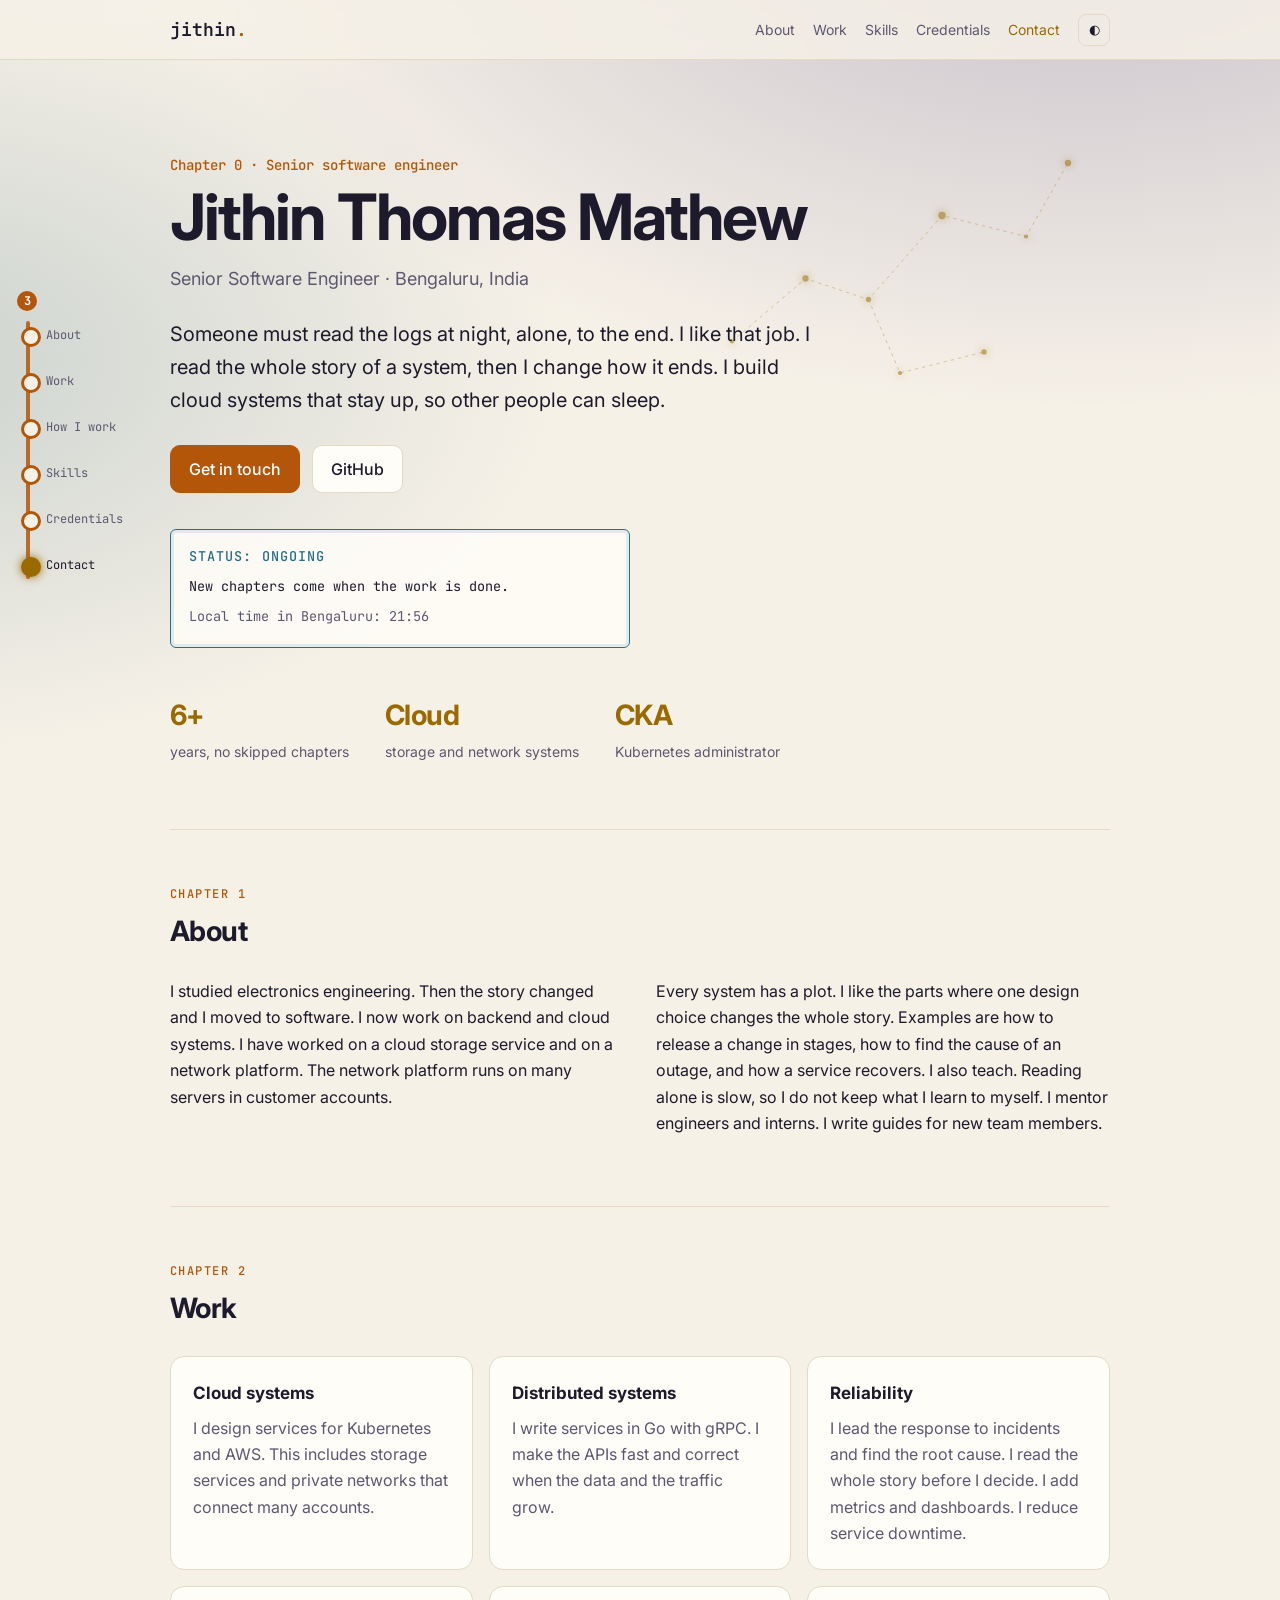
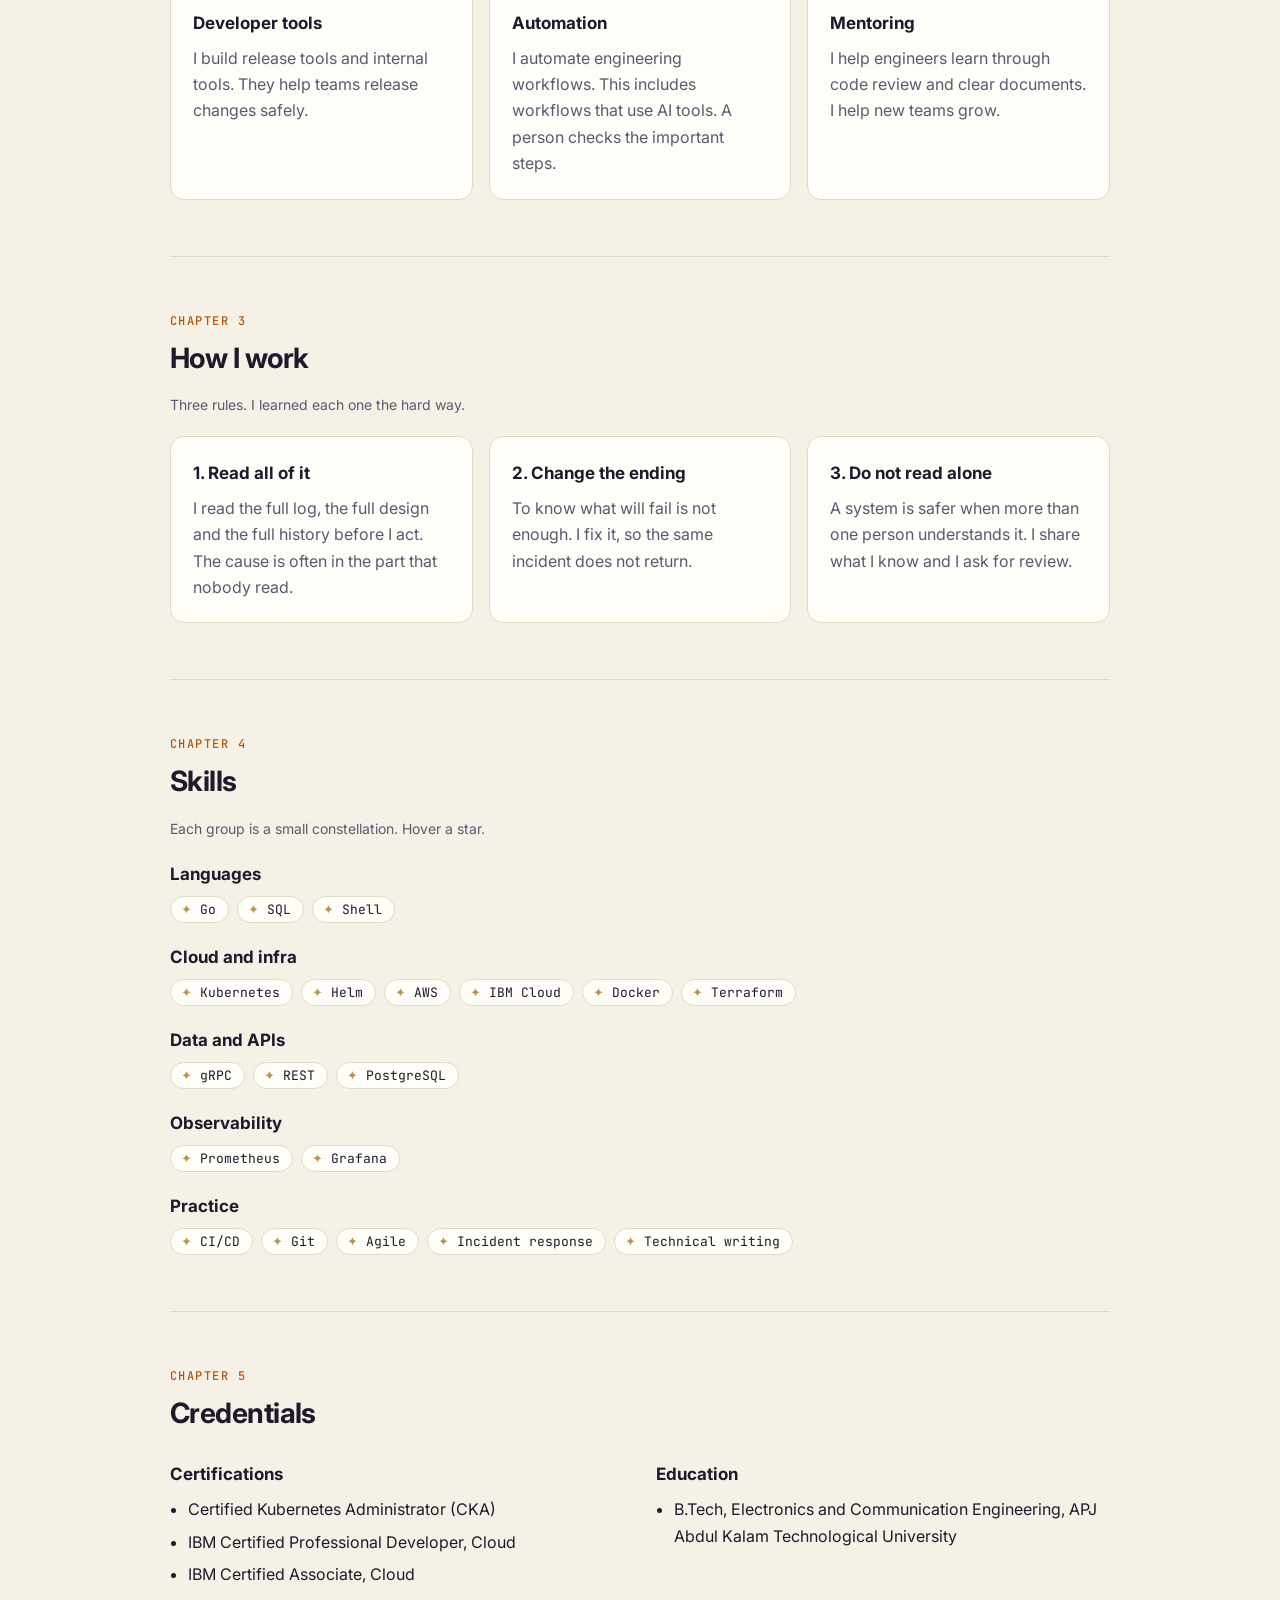
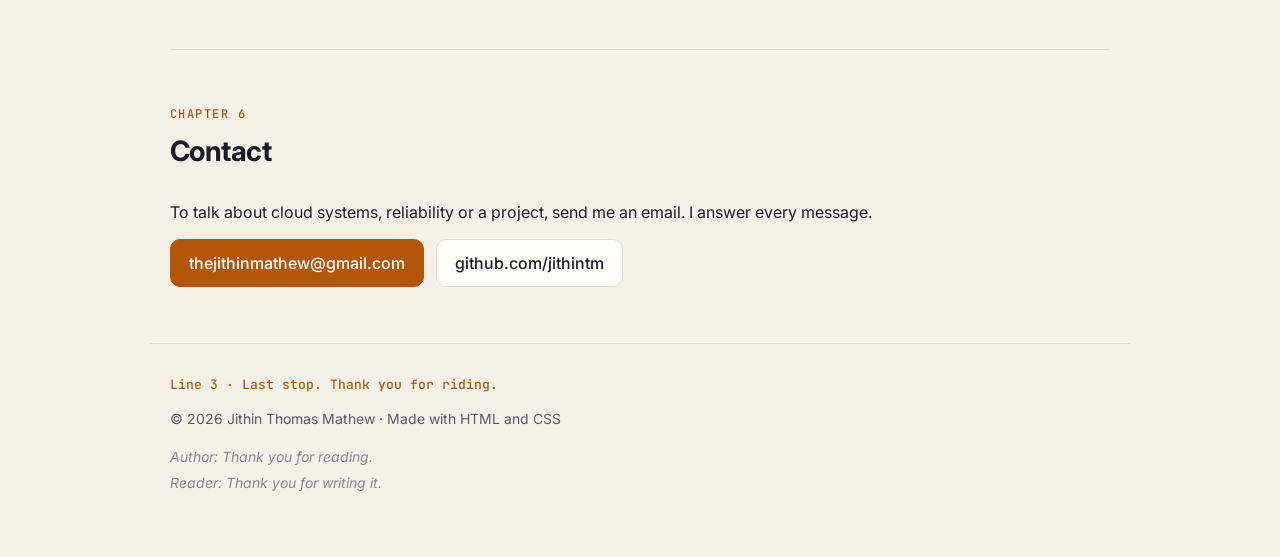
<file: index.html>
<!doctype html>
<html lang="en">
<head>
  <meta charset="utf-8">
  <meta name="viewport" content="width=device-width, initial-scale=1">
  <title>Jithin Thomas Mathew · Senior Software Engineer</title>
  <meta name="description" content="Senior Software Engineer in Bengaluru. I build cloud systems with Go and Kubernetes.">
  <meta property="og:title" content="Jithin Thomas Mathew">
  <meta property="og:description" content="Senior Software Engineer. Cloud systems and reliability.">
  <meta property="og:type" content="website">
  <meta name="theme-color" content="#0a0c1c">
  <link rel="preconnect" href="https://fonts.googleapis.com">
  <link rel="preconnect" href="https://fonts.gstatic.com" crossorigin>
  <link href="https://fonts.googleapis.com/css2?family=Inter:wght@400;500;600;700&family=JetBrains+Mono:wght@400;500&display=swap" rel="stylesheet">
  <link rel="stylesheet" href="assets/style.css">
  <script>try{var t=localStorage.getItem("theme");if(t)document.documentElement.dataset.theme=t}catch(e){}</script>
</head>
<body>
  <div id="progress" aria-hidden="true"></div>
  <aside id="line" aria-label="Page sections"><span class="line-name">3</span></aside>
  <div id="toast" role="status" hidden></div>
  <header class="nav">
    <a class="brand" href="#top">jithin<span>.</span></a>
    <nav>
      <a href="#about">About</a>
      <a href="#work">Work</a>
      <a href="#skills">Skills</a>
      <a href="#learning">Credentials</a>
      <a href="#contact">Contact</a>
      <button id="theme" aria-label="Toggle light and dark theme">◐</button>
    </nav>
  </header>

  <main id="top">
    <section class="hero">
      <svg class="sky" viewBox="0 0 400 300" aria-hidden="true">
        <g class="links"><polyline points="40,230 110,170 170,190 240,110 320,130 360,60"/><polyline points="170,190 200,260 280,240"/></g>
        <g class="stars"><circle cx="40" cy="230" r="2"/><circle cx="110" cy="170" r="3"/><circle cx="170" cy="190" r="2.5"/><circle cx="240" cy="110" r="3.5"/><circle cx="320" cy="130" r="2"/><circle cx="360" cy="60" r="3"/><circle cx="200" cy="260" r="2"/><circle cx="280" cy="240" r="2.5"/></g>
      </svg>
      <p class="eyebrow">Chapter 0 · Senior software engineer</p>
      <h1>Jithin Thomas Mathew</h1>
      <p class="role">Senior Software Engineer · Bengaluru, India</p>
      <p class="lead">Someone must read the logs at night, alone, to the end. I like that job. I read the whole story of a system, then I change how it ends. I build cloud systems that stay up, so other people can sleep.</p>
      <div class="cta">
        <a class="btn primary" href="#contact">Get in touch</a>
        <a class="btn" href="https://github.com/jithintm">GitHub</a>
      </div>
      <div class="window" role="note">
        <p class="w-title">Status: ongoing</p>
        <p>New chapters come when the work is done.</p>
        <p class="w-time">Local time in Bengaluru: <span id="clock">--:--</span></p>
      </div>
      <ul class="stats">
        <li><strong>6+</strong><span>years, no skipped chapters</span></li>
        <li><strong>Cloud</strong><span>storage and network systems</span></li>
        <li><strong>CKA</strong><span>Kubernetes administrator</span></li>
      </ul>
    </section>

    <section id="about">
      <p class="chap">Chapter 1</p>
      <h2>About</h2>
      <div class="two">
        <p>I studied electronics engineering. Then the story changed and I moved to software. I now work on backend and cloud systems. I have worked on a cloud storage service and on a network platform. The network platform runs on many servers in customer accounts.</p>
        <p>Every system has a plot. I like the parts where one design choice changes the whole story. Examples are how to release a change in stages, how to find the cause of an outage, and how a service recovers. I also teach. Reading alone is slow, so I do not keep what I learn to myself. I mentor engineers and interns. I write guides for new team members.</p>
      </div>
    </section>

    <section id="work">
      <p class="chap">Chapter 2</p>
      <h2>Work</h2>
      <div class="cards">
        <article>
          <h3>Cloud systems</h3>
          <p>I design services for Kubernetes and AWS. This includes storage services and private networks that connect many accounts.</p>
        </article>
        <article>
          <h3>Distributed systems</h3>
          <p>I write services in Go with gRPC. I make the APIs fast and correct when the data and the traffic grow.</p>
        </article>
        <article>
          <h3>Reliability</h3>
          <p>I lead the response to incidents and find the root cause. I read the whole story before I decide. I add metrics and dashboards. I reduce service downtime.</p>
        </article>
        <article>
          <h3>Developer tools</h3>
          <p>I build release tools and internal tools. They help teams release changes safely.</p>
        </article>
        <article>
          <h3>Automation</h3>
          <p>I automate engineering workflows. This includes workflows that use AI tools. A person checks the important steps.</p>
        </article>
        <article>
          <h3>Mentoring</h3>
          <p>I help engineers learn through code review and clear documents. I help new teams grow.</p>
        </article>
      </div>
    </section>

    <section id="ways">
      <p class="chap">Chapter 3</p>
      <h2>How I work</h2>
      <p class="note">Three rules. I learned each one the hard way.</p>
      <div class="cards">
        <article>
          <h3>1. Read all of it</h3>
          <p>I read the full log, the full design and the full history before I act. The cause is often in the part that nobody read.</p>
        </article>
        <article>
          <h3>2. Change the ending</h3>
          <p>To know what will fail is not enough. I fix it, so the same incident does not return.</p>
        </article>
        <article>
          <h3>3. Do not read alone</h3>
          <p>A system is safer when more than one person understands it. I share what I know and I ask for review.</p>
        </article>
      </div>
    </section>

    <section id="skills">
      <p class="chap">Chapter 4</p>
      <h2>Skills</h2>
      <p class="note">Each group is a small constellation. Hover a star.</p>
      <div class="skills">
        <div><h3>Languages</h3><p class="tags"><span>Go</span><span>SQL</span><span>Shell</span></p></div>
        <div><h3>Cloud and infra</h3><p class="tags"><span>Kubernetes</span><span>Helm</span><span>AWS</span><span>IBM Cloud</span><span>Docker</span><span>Terraform</span></p></div>
        <div><h3>Data and APIs</h3><p class="tags"><span>gRPC</span><span>REST</span><span>PostgreSQL</span></p></div>
        <div><h3>Observability</h3><p class="tags"><span>Prometheus</span><span>Grafana</span></p></div>
        <div><h3>Practice</h3><p class="tags"><span>CI/CD</span><span>Git</span><span>Agile</span><span>Incident response</span><span>Technical writing</span></p></div>
      </div>
    </section>

    <section id="learning">
      <p class="chap">Chapter 5</p>
      <h2>Credentials</h2>
      <div class="two">
        <div>
          <h3>Certifications</h3>
          <ul class="plain">
            <li>Certified Kubernetes Administrator (CKA)</li>
            <li>IBM Certified Professional Developer, Cloud</li>
            <li>IBM Certified Associate, Cloud</li>
          </ul>
        </div>
        <div>
          <h3>Education</h3>
          <ul class="plain">
            <li>B.Tech, Electronics and Communication Engineering, APJ Abdul Kalam Technological University</li>
          </ul>
        </div>
      </div>
    </section>

    <section id="contact">
      <p class="chap">Chapter 6</p>
      <h2>Contact</h2>
      <p>To talk about cloud systems, reliability or a project, send me an email. I answer every message.</p>
      <div class="cta">
        <a class="btn primary" href="mailto:thejithinmathew@gmail.com">thejithinmathew@gmail.com</a>
        <a class="btn" href="https://github.com/jithintm">github.com/jithintm</a>
      </div>
    </section>
  </main>

  <footer>
    <p class="stop">Line 3 · Last stop. Thank you for riding.</p>
    <p>© <span id="year">2026</span> Jithin Thomas Mathew · Made with HTML and CSS</p>
    <p class="end">Author: Thank you for reading.<br>Reader: Thank you for writing it.</p>
  </footer>
  <script src="assets/main.js"></script>
</body>
</html>
</file>
<file: assets/style.css>
/* Palette: night sky, constellation gold, Line 3 orange, system-window cyan */
:root{--bg:#f6f1e7;--fg:#1d1a2b;--muted:#5d5870;--card:#fffdf8;--line:#e2d9c6;--accent:#b4560a;--accent2:#2a6f8a;--gold:#9a6a00;--accent-fg:#fff;--glow:transparent}
@media (prefers-color-scheme:dark){:root:not([data-theme=light]){--bg:#0a0c1c;--fg:#e9e8f5;--muted:#9a9bbd;--card:#12152b;--line:#232746;--accent:#f29a3d;--accent2:#7ad7f0;--gold:#f3c969;--accent-fg:#0a0c1c;--glow:#7ad7f033}}
:root[data-theme=dark]{--bg:#0a0c1c;--fg:#e9e8f5;--muted:#9a9bbd;--card:#12152b;--line:#232746;--accent:#f29a3d;--accent2:#7ad7f0;--gold:#f3c969;--accent-fg:#0a0c1c;--glow:#7ad7f033}
*{box-sizing:border-box}
html{scroll-behavior:smooth;scroll-padding-top:72px}
body{margin:0;background:var(--bg);color:var(--fg);font:16px/1.65 Inter,system-ui,sans-serif;-webkit-font-smoothing:antialiased;
 background-image:radial-gradient(900px 500px at 85% -10%,#3b2f7a40,transparent),radial-gradient(700px 400px at -10% 40%,#0e4a6330,transparent);background-attachment:fixed}
:root[data-theme=light] body,:root:not([data-theme=dark]) body{}
a{color:inherit}
main,.nav,footer{max-width:980px;margin:0 auto;padding-left:20px;padding-right:20px}
.nav{position:sticky;top:0;z-index:5;display:flex;justify-content:space-between;align-items:center;height:60px;max-width:none;padding:0 max(20px,calc((100vw - 940px)/2));background:color-mix(in srgb,var(--bg) 82%,transparent);backdrop-filter:blur(10px);border-bottom:1px solid var(--line)}
.brand{font:600 18px 'JetBrains Mono',monospace;text-decoration:none}.brand span{color:var(--gold)}
.nav nav{display:flex;gap:18px;align-items:center;font-size:14px}
.nav nav a{text-decoration:none;color:var(--muted)}.nav nav a:hover,.nav nav a.active{color:var(--gold)}
#theme{background:none;border:1px solid var(--line);color:var(--fg);border-radius:8px;width:32px;height:32px;cursor:pointer}
#progress{position:fixed;top:0;left:0;height:2px;width:0;background:linear-gradient(90deg,var(--accent),var(--gold));z-index:10}
/* hero */
.hero{position:relative;padding:96px 0 64px;border:0}
.sky{position:absolute;right:0;top:40px;width:min(420px,48%);opacity:.55;pointer-events:none}
.sky polyline{fill:none;stroke:var(--gold);stroke-width:.8;stroke-dasharray:3 4;opacity:.7}
.sky circle{fill:var(--gold);filter:drop-shadow(0 0 4px var(--gold));animation:tw 4s ease-in-out infinite alternate}
.sky circle:nth-child(2n){animation-delay:-1.5s}.sky circle:nth-child(3n){animation-delay:-2.7s}
@keyframes tw{from{opacity:.35}to{opacity:1}}
.eyebrow{font:500 14px 'JetBrains Mono',monospace;color:var(--accent);margin:0 0 8px;position:relative}
h1{font-size:clamp(38px,7vw,64px);line-height:1.1;margin:0;letter-spacing:-.03em;position:relative}
.role{color:var(--muted);font-size:18px;margin:12px 0 24px;position:relative}
.lead{font-size:20px;max-width:640px;margin:0 0 28px;position:relative}
.cta{display:flex;flex-wrap:wrap;gap:12px}
.btn{display:inline-block;padding:10px 18px;border:1px solid var(--line);border-radius:10px;text-decoration:none;font-weight:500;background:var(--card)}
.btn:hover{border-color:var(--gold);box-shadow:0 0 18px var(--glow)}
.btn.primary{background:var(--accent);color:var(--accent-fg);border-color:var(--accent)}
/* system window, like a scenario notice */
.window{margin:36px 0 0;max-width:460px;padding:16px 18px;border:1px solid var(--accent2);border-radius:6px;background:color-mix(in srgb,var(--card) 85%,transparent);box-shadow:0 0 24px var(--glow),inset 0 0 0 3px color-mix(in srgb,var(--accent2) 12%,transparent);font:400 13.5px/1.6 'JetBrains Mono',monospace;position:relative}
.window p{margin:0 0 4px}.w-title{color:var(--accent2);font-weight:500;letter-spacing:.08em;text-transform:uppercase;margin-bottom:8px!important}
.w-time{color:var(--muted);margin-top:8px!important}
.stats{list-style:none;display:flex;flex-wrap:wrap;gap:36px;padding:0;margin:44px 0 0}
.stats strong{display:block;font-size:28px;letter-spacing:-.02em;color:var(--gold)}.stats span{color:var(--muted);font-size:14px}
section{padding:56px 0;border-top:1px solid var(--line)}
.hero{border:0}
.chap{font:500 12px 'JetBrains Mono',monospace;letter-spacing:.12em;text-transform:uppercase;color:var(--accent);margin:0 0 6px}
h2{font-size:28px;margin:0 0 24px;letter-spacing:-.02em}
h3{font-size:17px;margin:0 0 8px}
p{margin:0 0 14px}
.note{color:var(--muted);font-size:14px;margin:-12px 0 20px}
.two{display:grid;grid-template-columns:1fr 1fr;gap:32px}
.cards{display:grid;grid-template-columns:repeat(auto-fill,minmax(270px,1fr));gap:16px}
.cards article{background:var(--card);border:1px solid var(--line);border-radius:14px;padding:22px;transition:border-color .2s,box-shadow .2s,transform .2s}
.cards article:hover{border-color:var(--gold);box-shadow:0 0 22px var(--glow);transform:translateY(-2px)}
.cards p{color:var(--muted);margin:0}
.skills{display:grid;gap:20px}
.tags{display:flex;flex-wrap:wrap;gap:8px;margin:0}
.tags span{font:400 13px 'JetBrains Mono',monospace;padding:4px 12px 4px 10px;border:1px solid var(--line);background:var(--card);border-radius:999px;transition:.2s}
.tags span::before{content:"✦ ";color:var(--gold);opacity:.7}
.tags span:hover{border-color:var(--gold);color:var(--gold);box-shadow:0 0 14px var(--glow)}
.plain{padding-left:18px;margin:0}.plain li{margin-bottom:6px}
footer{padding-top:32px;padding-bottom:48px;color:var(--muted);font-size:14px;border-top:1px solid var(--line)}
.stop{font:500 13px 'JetBrains Mono',monospace;color:var(--accent)}
.end{font-style:italic;opacity:.7;margin-top:-6px}
/* Line 3 rail: sections as stations (wide screens only) */
#line{display:none}
@media(min-width:1240px){
 #line{display:flex;position:fixed;left:max(18px,calc((100vw - 980px)/2 - 150px));top:50%;transform:translateY(-50%);flex-direction:column;gap:30px;padding:6px 0;z-index:4}
 #line::before{content:"";position:absolute;left:8px;top:0;bottom:0;width:4px;border-radius:2px;background:var(--accent);opacity:.85}
 #line .line-name{position:absolute;left:-1px;top:-30px;width:20px;height:20px;border-radius:50%;background:var(--accent);color:var(--accent-fg);font:700 12px/20px 'JetBrains Mono',monospace;text-align:center}
 #line a{position:relative;display:block;padding-left:28px;font:400 12px/16px 'JetBrains Mono',monospace;color:var(--muted);text-decoration:none}
 #line a::before{content:"";position:absolute;left:3px;top:0;width:14px;height:14px;border-radius:50%;background:var(--bg);border:3px solid var(--accent)}
 #line a.active{color:var(--fg)}#line a.active::before{background:var(--gold);border-color:var(--gold);box-shadow:0 0 10px var(--gold)}
}
#toast{position:fixed;right:20px;bottom:20px;max-width:320px;padding:14px 16px;border:1px solid var(--accent2);border-radius:6px;background:var(--card);box-shadow:0 0 24px var(--glow);font:400 13px/1.5 'JetBrains Mono',monospace;z-index:20}
#toast[hidden]{display:none}
@media(max-width:720px){.two{grid-template-columns:1fr}.nav nav a:not(.active):not(#theme){display:none}.hero{padding-top:56px}.sky{opacity:.25;width:70%}}
@media(prefers-reduced-motion:reduce){.sky circle{animation:none}html{scroll-behavior:auto}}

.end{line-height:1.8;margin-top:6px}
</file>
